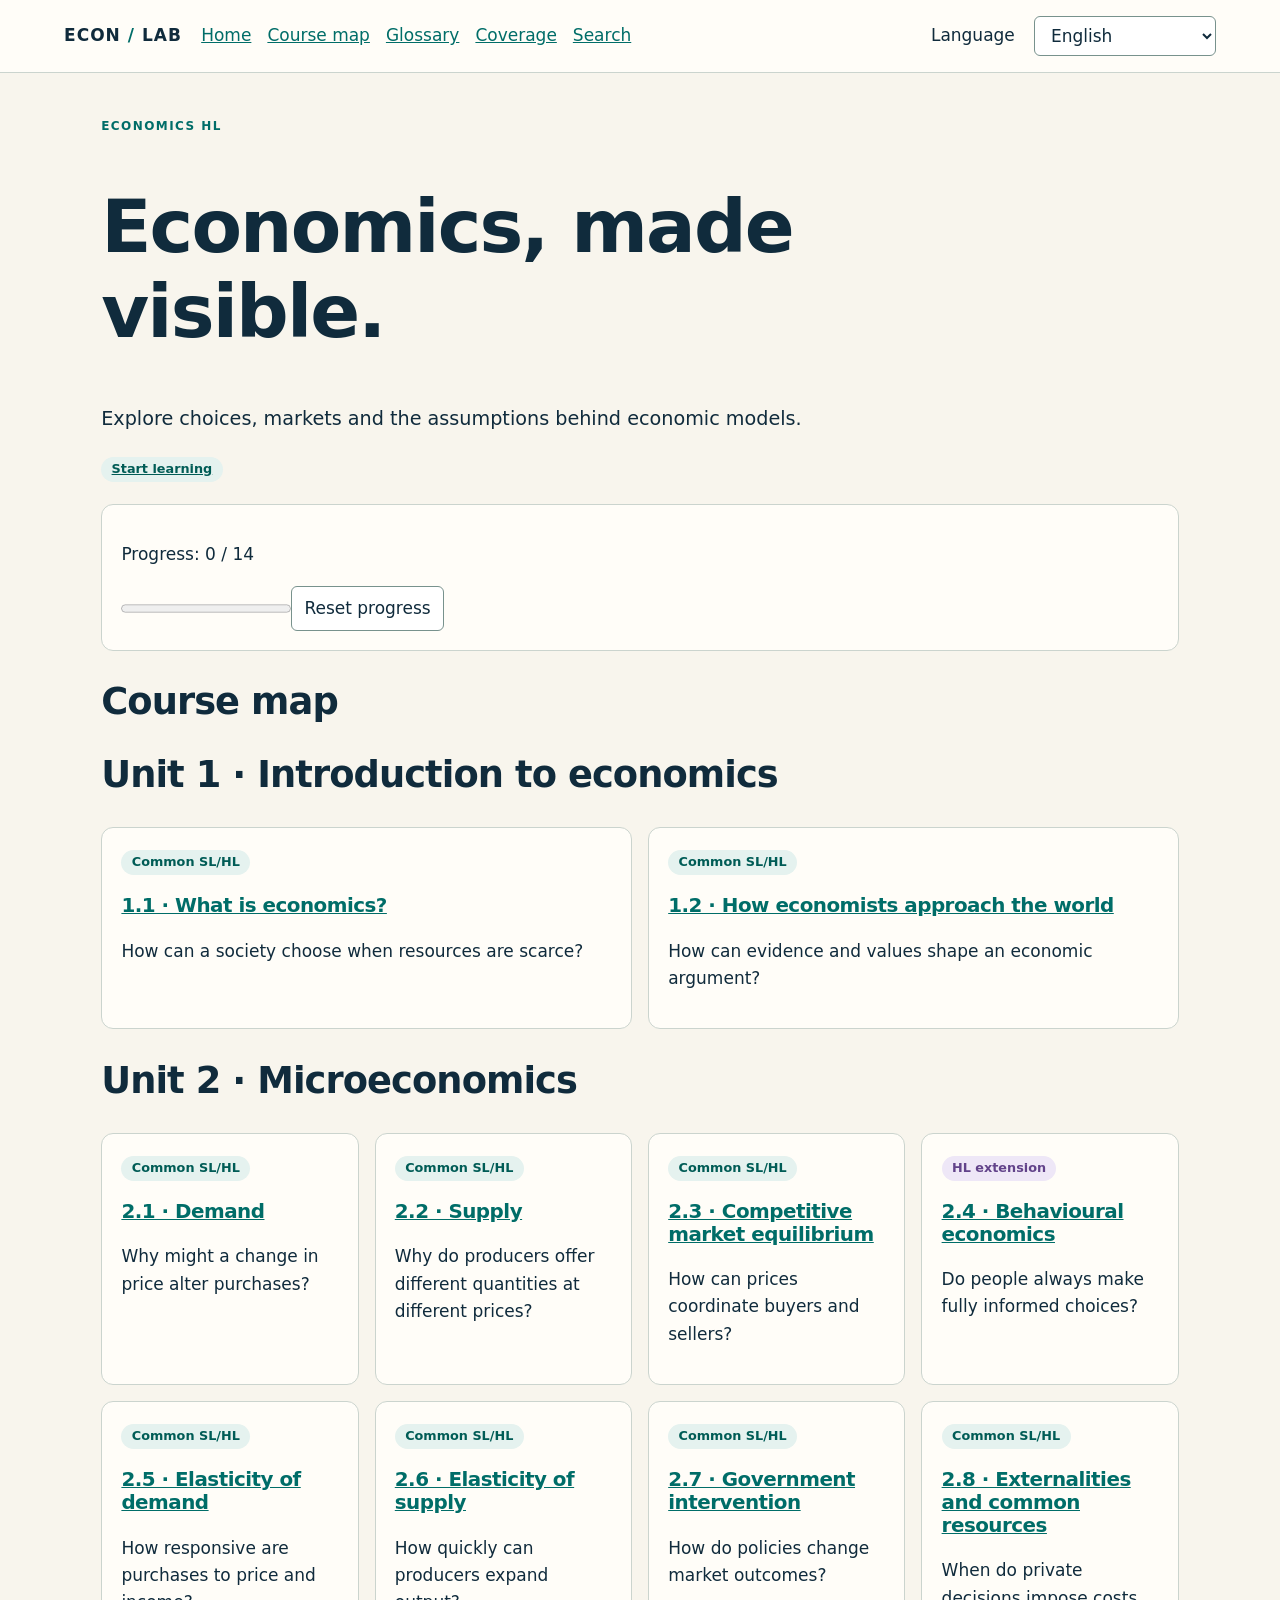
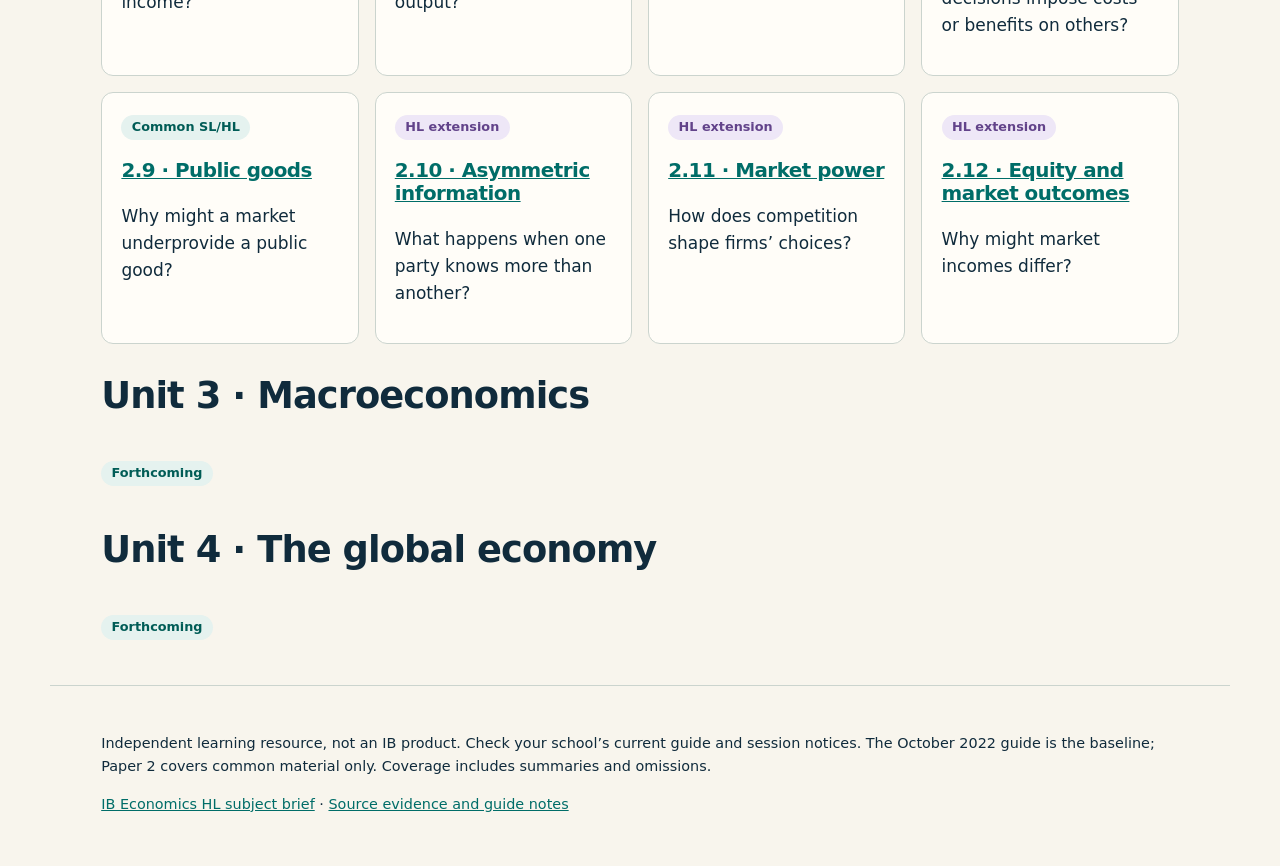
<file: index.html>
<!doctype html>
<html lang="en"><head><meta charset="utf-8"><meta name="viewport" content="width=device-width, initial-scale=1"><title>Economics Lab</title><link rel="stylesheet" href="assets/css/site.css"></head>
<body><a class="skip" href="#main" id="skip"></a><header><a href="#home" class="brand">ECON<span> / </span>LAB</a><nav id="nav" aria-label="Navigation"></nav><label id="language-label" for="language"></label><select id="language"><option value="en">English</option><option value="ja">日本語</option><option value="ko">한국어</option><option value="zh-Hant-HK">繁體中文（香港）</option></select></header><main id="main" tabindex="-1"></main><footer id="footer"></footer>
<script src="assets/js/content-en.js"></script><script src="assets/js/content-ja.js"></script><script src="assets/js/content-ko.js"></script><script src="assets/js/content-zh-hant-hk.js"></script><script src="assets/js/models.js"></script><script src="assets/js/ui.js"></script><script src="assets/js/app.js"></script></body></html>
</file>
<file: assets/css/site.css>
:root{color-scheme:light;--ink:#102b3c;--paper:#f8f5ed;--teal:#006d68;--violet:#62438a;--line:#cbd4ce}*{box-sizing:border-box}body{margin:0;background:var(--paper);color:var(--ink);font:17px/1.6 system-ui,sans-serif}header{display:flex;align-items:center;gap:1.2rem;flex-wrap:wrap;padding:1rem max(5vw,1rem);border-bottom:1px solid var(--line);background:#fffdf8}a{color:var(--teal)}.brand{font-weight:850;letter-spacing:.06em;text-decoration:none;color:var(--ink)}.brand span{color:var(--teal)}nav{display:flex;gap:1rem;flex:1;flex-wrap:wrap}main,footer{max-width:1180px;margin:auto;padding:2rem max(4vw,1rem)}footer{border-top:1px solid var(--line);font-size:.9rem}h1,h2,h3{line-height:1.15;letter-spacing:-.025em}h1{font-size:clamp(2.4rem,6vw,4.6rem);max-width:17ch}h2{font-size:clamp(1.6rem,3vw,2.3rem)}.eyebrow{text-transform:uppercase;letter-spacing:.12em;font-size:.75rem;font-weight:800;color:var(--teal)}.lead{font-size:1.2rem;max-width:65ch}.grid{display:grid;grid-template-columns:repeat(auto-fit,minmax(min(100%,240px),1fr));gap:1rem}.card,.panel{background:#fffdf8;border:1px solid var(--line);border-radius:12px;padding:1.2rem}.card a{font-weight:700}.panel{margin:1.4rem 0}.lesson-layout{display:grid;grid-template-columns:minmax(180px,240px) minmax(0,1fr);gap:2rem}.sidebar{align-self:start;position:sticky;top:1rem}.sidebar a{display:block;padding:.3rem}.tag{display:inline-block;border-radius:99px;background:#e5f2ef;color:#005c56;padding:.15rem .65rem;font-size:.8rem;font-weight:700}.tag.hl{background:#eee7f7;color:var(--violet)}button,select,input{font:inherit}button,select,input[type=search]{border:1px solid #78928d;border-radius:6px;padding:.5rem .75rem;background:white;color:var(--ink)}button{cursor:pointer}button.primary{background:var(--teal);color:white;border-color:var(--teal)}button:focus-visible,a:focus-visible,input:focus-visible,select:focus-visible,summary:focus-visible{outline:3px solid #b078db;outline-offset:3px}label.control{display:block;margin:.8rem 0}input[type=range]{width:100%;accent-color:var(--teal)}output{font-weight:700}svg{width:100%;max-width:480px;height:auto;background:#f4f8f5;border-radius:8px}svg text{font:12px system-ui;fill:#102b3c}svg line,svg polyline{fill:none;stroke:#006d68;stroke-width:2}svg .axis{stroke:#102b3c;stroke-width:1}svg circle{fill:#62438a}.model-grid{display:grid;grid-template-columns:1fr 1fr;gap:1rem}.feedback{border-left:4px solid var(--teal);padding-left:1rem}.coverage{width:100%;border-collapse:collapse;font-size:.9rem}.coverage th,.coverage td{text-align:left;vertical-align:top;border-bottom:1px solid var(--line);padding:.5rem}.skip{position:absolute;left:-9999px}.skip:focus{left:1rem;top:1rem;background:white;z-index:4}.muted{color:#51686b}.actions{display:flex;gap:.5rem;flex-wrap:wrap}.quiz-option{display:block;margin:.5rem 0}details{margin:1rem 0}summary{cursor:pointer;font-weight:700}@media(max-width:700px){.lesson-layout,.model-grid{grid-template-columns:1fr}.sidebar{position:static}header{gap:.6rem}nav{order:3;flex-basis:100%}.coverage{font-size:.78rem}main{padding-top:1rem}}@media(prefers-reduced-motion:reduce){*{scroll-behavior:auto!important}}

.guided-studio{min-width:0;overflow-wrap:anywhere}.guided-studio summary{line-height:1.5}.guided-panels{display:grid;grid-template-columns:minmax(0,1fr);gap:1rem}.guided-figure{margin:0;min-width:0}.guided-figure figcaption{font-weight:750;margin:1rem 0}.diagram-scroll{max-width:100%;overflow-x:auto;border:1px solid var(--line);border-radius:8px}.guided-svg{display:block;width:800px;min-width:800px;max-width:none}.guided-svg text{font-size:18px}.guided-svg line,.guided-svg polyline{stroke-width:2.5}.graph-legend{padding-left:1.5rem}.diagram-question{min-width:0;border:1px solid var(--line);border-radius:8px;margin:1rem 0}.diagram-question legend{font-weight:650}.diagram-step button{display:block;margin:.7rem 0;max-width:100%;text-align:left;white-space:normal}.diagram-step button[aria-disabled=true]{opacity:.65}.diagram-description{font-size:.95rem}.diagram-scroll-hint{font-size:.85rem;color:#51686b}.guided-studio [hidden]{display:none}.diagram-scroll:focus-visible{outline:3px solid #b078db;outline-offset:3px}
.lesson-layout>article{min-width:0}.guided-studio select{max-width:100%}.guided-studio fieldset{margin-inline:0}.guided-studio legend{max-width:100%}
.locale-reset-notice{position:absolute;width:1px;height:1px;padding:0;overflow:hidden;clip-path:inset(50%);white-space:nowrap}

.guided-svg .annotation-leader{stroke:#62438a;stroke-width:1;stroke-dasharray:2 2}
</file>
